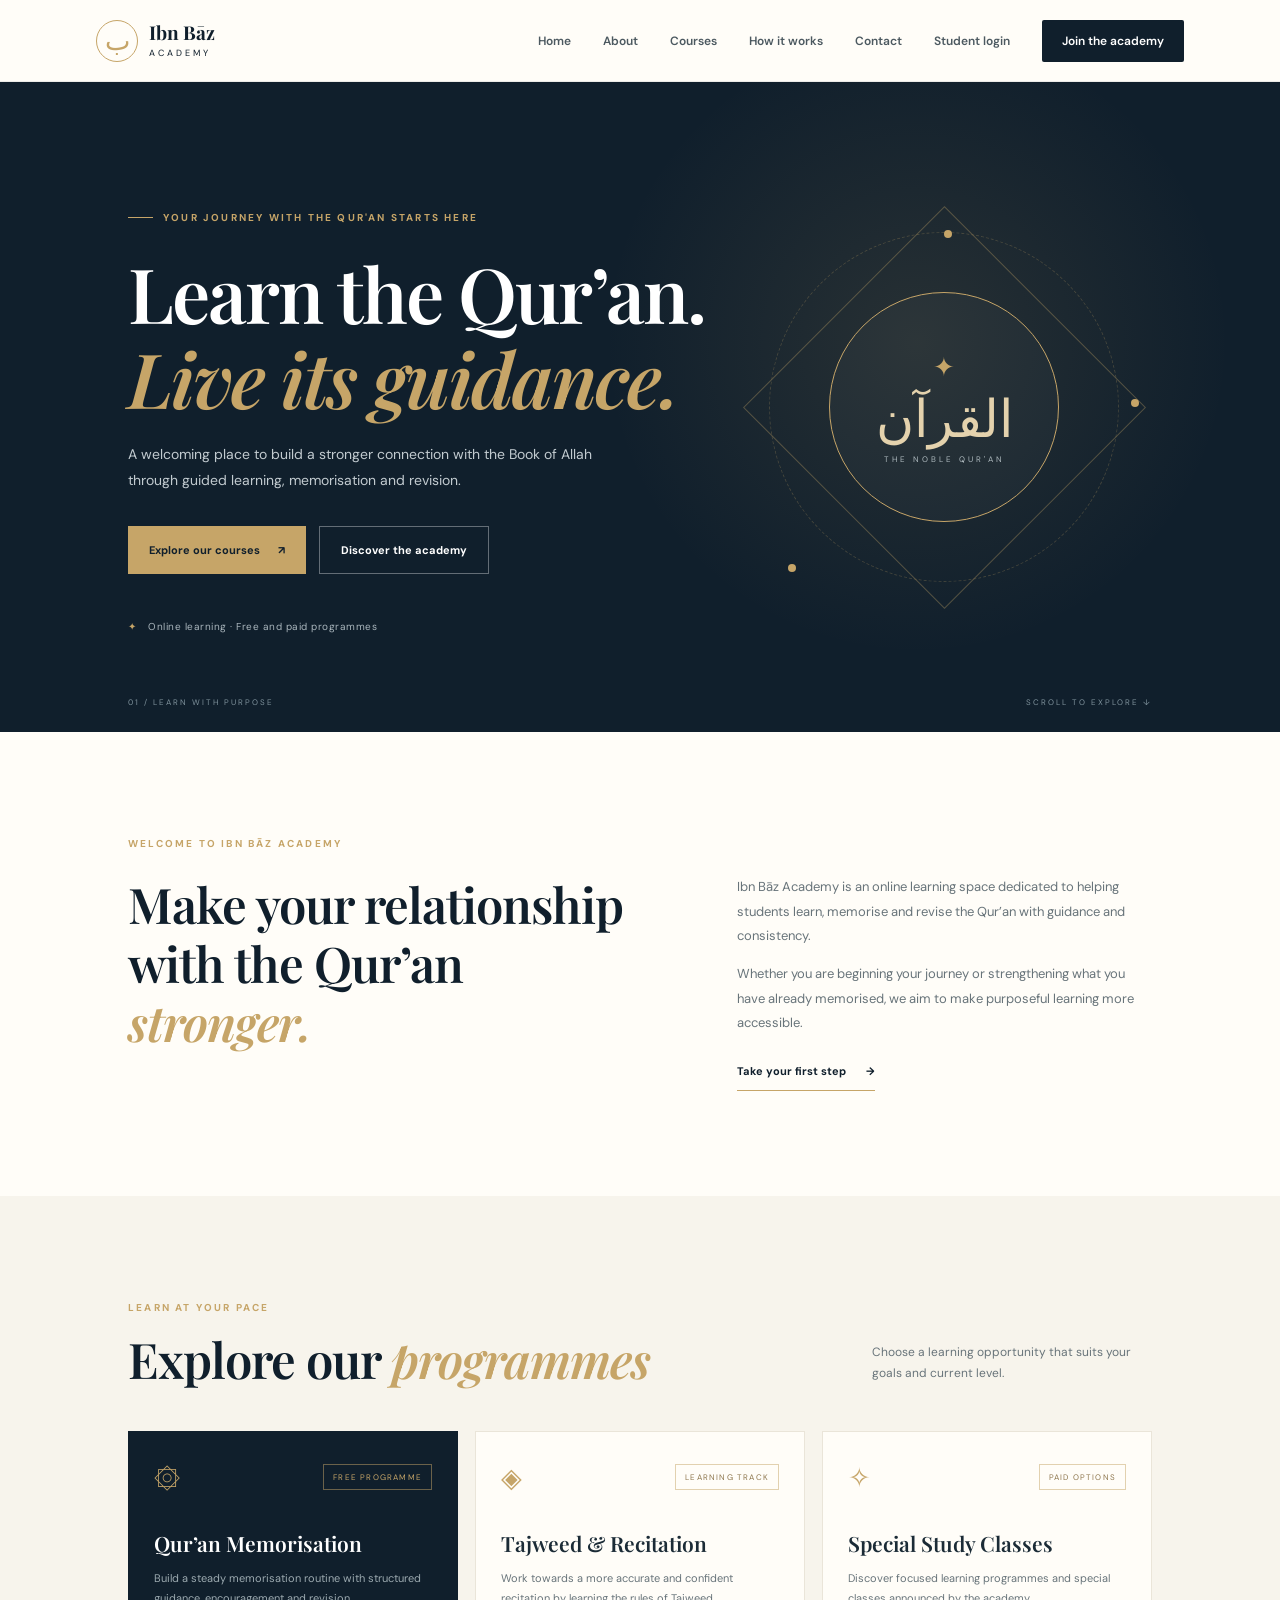
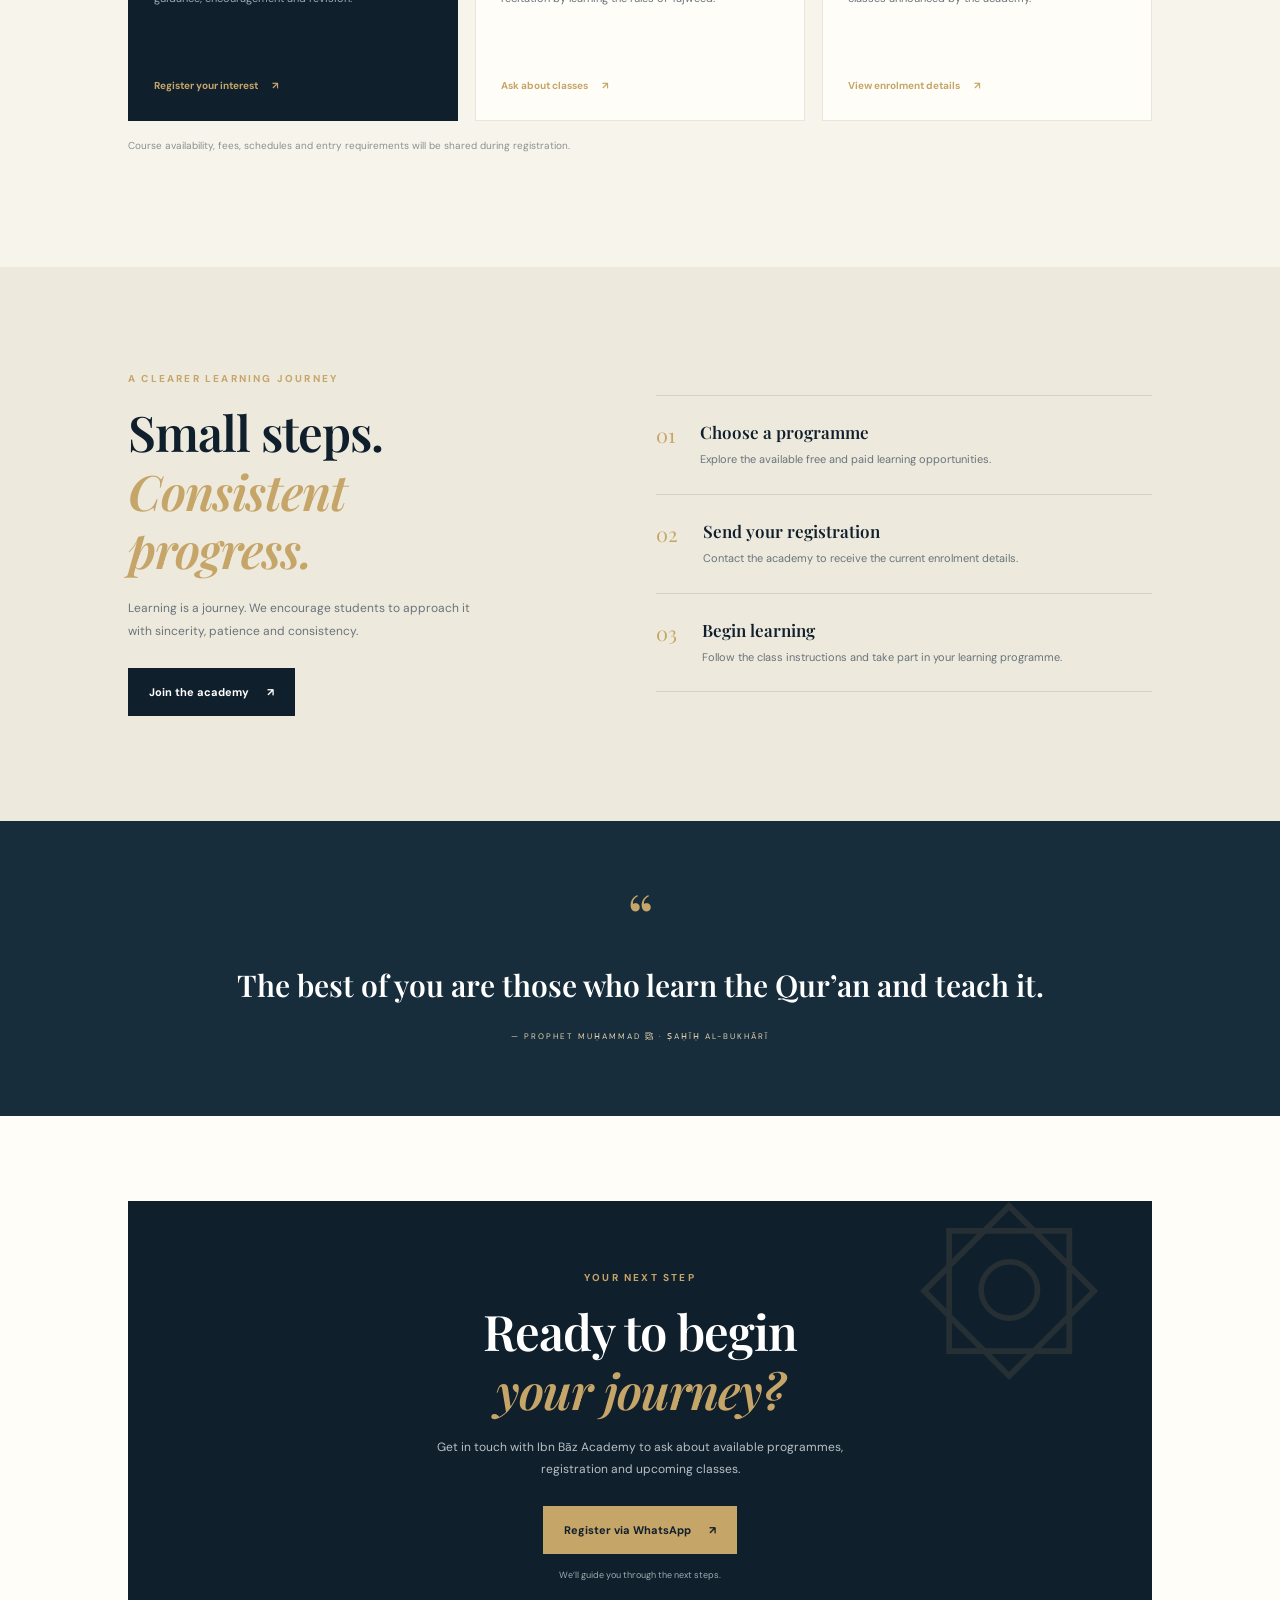
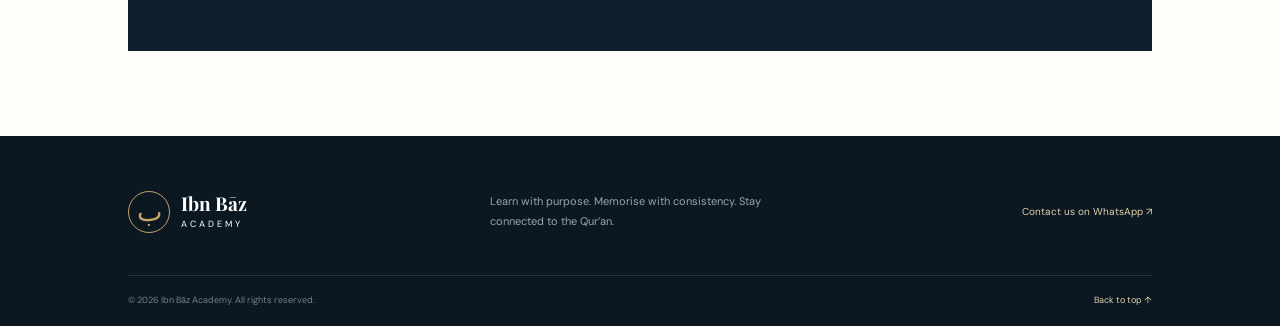
<file: index.html>
<!DOCTYPE html>
<html lang="en">
<head>
  <meta charset="UTF-8">
  <meta name="viewport" content="width=device-width, initial-scale=1.0">
  <meta name="description" content="Learn, memorise and revise the Qur'an with Ibn Bāz Academy. Explore free and paid online learning programmes.">
  <title>Ibn Bāz Academy | Learn the Qur'an</title>
  <link rel="preconnect" href="https://fonts.googleapis.com">
  <link rel="preconnect" href="https://fonts.gstatic.com" crossorigin>
  <link href="https://fonts.googleapis.com/css2?family=DM+Sans:wght@400;500;600;700&family=Playfair+Display:wght@600;700&display=swap" rel="stylesheet">
  <link rel="stylesheet" href="styles.css">
</head>
<body>
  <header class="site-header">
    <a class="brand" href="#home" aria-label="Ibn Bāz Academy home">
      <span class="brand-mark">ب</span>
      <span><strong>Ibn Bāz</strong><small>ACADEMY</small></span>
    </a>
    <button class="menu-toggle" id="menuToggle" aria-label="Open navigation" aria-expanded="false">☰</button>
    <nav class="main-nav" id="mainNav">
      <a href="#home">Home</a>
      <a href="#about">About</a>
      <a href="#courses">Courses</a>
      <a href="#how">How it works</a>
      <a href="#contact">Contact</a>
      <a href="auth.html">Student login</a>
      <a class="nav-cta" href="auth.html">Join the academy</a>
    </nav>
  </header>

  <main>
    <section class="hero" id="home">
      <div class="hero-glow"></div>
      <div class="hero-content">
        <p class="eyebrow"><span></span> YOUR JOURNEY WITH THE QUR'AN STARTS HERE</p>
        <h1>Learn the Qur’an.<br><em>Live its guidance.</em></h1>
        <p class="hero-copy">A welcoming place to build a stronger connection with the Book of Allah through guided learning, memorisation and revision.</p>
        <div class="hero-actions">
          <a class="button button-gold" href="#courses">Explore our courses <span>↗</span></a>
          <a class="button button-outline" href="#about">Discover the academy</a>
        </div>
        <div class="hero-note"><span class="note-icon">✦</span> Online learning · Free and paid programmes</div>
      </div>
      <div class="hero-art" aria-label="Decorative Islamic geometric artwork">
        <div class="art-ring ring-one"></div><div class="art-ring ring-two"></div>
        <div class="art-center"><span class="art-star">✦</span><span class="art-arabic">القرآن</span><small>THE NOBLE QUR'AN</small></div>
        <span class="art-dot dot-one"></span><span class="art-dot dot-two"></span><span class="art-dot dot-three"></span>
      </div>
      <div class="hero-bottom"><span>01 / LEARN WITH PURPOSE</span><span>SCROLL TO EXPLORE ↓</span></div>
    </section>

    <section class="intro section" id="about">
      <div class="section-kicker">WELCOME TO IBN BĀZ ACADEMY</div>
      <div class="intro-grid">
        <h2>Make your relationship<br>with the Qur’an <em>stronger.</em></h2>
        <div class="intro-text">
          <p>Ibn Bāz Academy is an online learning space dedicated to helping students learn, memorise and revise the Qur’an with guidance and consistency.</p>
          <p>Whether you are beginning your journey or strengthening what you have already memorised, we aim to make purposeful learning more accessible.</p>
          <a class="text-link" href="#register">Take your first step <span>→</span></a>
        </div>
      </div>
    </section>

    <section class="courses section" id="courses">
      <div class="section-heading">
        <div><div class="section-kicker">LEARN AT YOUR PACE</div><h2>Explore our <em>programmes</em></h2></div>
        <p>Choose a learning opportunity that suits your goals and current level.</p>
      </div>
      <div class="course-grid">
        <article class="course-card featured">
          <div class="course-top"><span class="course-icon">۞</span><span class="tag">FREE PROGRAMME</span></div>
          <h3>Qur’an Memorisation</h3>
          <p>Build a steady memorisation routine with structured guidance, encouragement and revision.</p>
          <a href="#register" class="course-link">Register your interest <span>↗</span></a>
        </article>
        <article class="course-card">
          <div class="course-top"><span class="course-icon">◈</span><span class="tag tag-light">LEARNING TRACK</span></div>
          <h3>Tajweed & Recitation</h3>
          <p>Work towards a more accurate and confident recitation by learning the rules of Tajweed.</p>
          <a href="#register" class="course-link">Ask about classes <span>↗</span></a>
        </article>
        <article class="course-card">
          <div class="course-top"><span class="course-icon">✧</span><span class="tag tag-light">PAID OPTIONS</span></div>
          <h3>Special Study Classes</h3>
          <p>Discover focused learning programmes and special classes announced by the academy.</p>
          <a href="#register" class="course-link">View enrolment details <span>↗</span></a>
        </article>
      </div>
      <p class="fine-print">Course availability, fees, schedules and entry requirements will be shared during registration.</p>
    </section>

    <section class="purpose section" id="how">
      <div class="purpose-copy">
        <div class="section-kicker">A CLEARER LEARNING JOURNEY</div>
        <h2>Small steps.<br><em>Consistent progress.</em></h2>
        <p>Learning is a journey. We encourage students to approach it with sincerity, patience and consistency.</p>
        <a class="button button-dark" href="#register">Join the academy <span>↗</span></a>
      </div>
      <div class="steps">
        <div class="step"><span>01</span><div><h3>Choose a programme</h3><p>Explore the available free and paid learning opportunities.</p></div></div>
        <div class="step"><span>02</span><div><h3>Send your registration</h3><p>Contact the academy to receive the current enrolment details.</p></div></div>
        <div class="step"><span>03</span><div><h3>Begin learning</h3><p>Follow the class instructions and take part in your learning programme.</p></div></div>
      </div>
    </section>

    <section class="quote-band">
      <span class="quote-mark">“</span>
      <p>The best of you are those who learn the Qur’an and teach it.</p>
      <small>— PROPHET MUḤAMMAD ﷺ · ṢAḤĪḤ AL-BUKHĀRĪ</small>
    </section>

    <section class="register section" id="register">
      <div class="register-panel">
        <div class="register-decoration">۞</div>
        <div class="section-kicker">YOUR NEXT STEP</div>
        <h2>Ready to begin<br><em>your journey?</em></h2>
        <p>Get in touch with Ibn Bāz Academy to ask about available programmes, registration and upcoming classes.</p>
        <a class="button button-gold" href="https://wa.me/2348122396471" target="_blank" rel="noopener">Register via WhatsApp <span>↗</span></a>
        <small class="register-caption">We’ll guide you through the next steps.</small>
      </div>
    </section>
  </main>

  <footer id="contact">
    <div class="footer-main">
      <a class="brand footer-brand" href="#home"><span class="brand-mark">ب</span><span><strong>Ibn Bāz</strong><small>ACADEMY</small></span></a>
      <p>Learn with purpose. Memorise with consistency. Stay connected to the Qur’an.</p>
      <a class="footer-contact" href="https://wa.me/2348122396471" target="_blank" rel="noopener">Contact us on WhatsApp ↗</a>
    </div>
    <div class="footer-bottom"><span>© <span id="year"></span> Ibn Bāz Academy. All rights reserved.</span><a href="#home">Back to top ↑</a></div>
  </footer>
  <script src="script.js"></script>
</body>
</html>
</file>
<file: styles.css>
:root {
  --navy: #101f2c; --navy-2: #172d3c; --cream: #f7f4ec; --paper: #fffdf8;
  --gold: #c6a568; --gold-light: #e4d2ad; --ink: #1b2b36; --muted: #68747a;
  --serif: "Playfair Display", Georgia, serif; --sans: "DM Sans", Arial, sans-serif;
}
* { box-sizing: border-box; }
html { scroll-behavior: smooth; }
body { margin: 0; background: var(--cream); color: var(--ink); font-family: var(--sans); }
a { color: inherit; text-decoration: none; }
.site-header { height: 82px; padding: 0 7.5%; display: flex; align-items: center; justify-content: space-between; background: var(--paper); position: sticky; top: 0; z-index: 20; border-bottom: 1px solid rgba(16,31,44,.08); }
.brand { display: inline-flex; align-items: center; gap: 11px; color: var(--navy); }
.brand-mark { width: 42px; height: 42px; display: grid; place-items: center; border: 1px solid var(--gold); color: var(--gold); font-family: serif; font-size: 27px; border-radius: 50%; }
.brand strong { display: block; font-family: var(--serif); font-size: 19px; line-height: 1.1; }
.brand small { display: block; font-size: 9px; letter-spacing: 3px; margin-top: 4px; }
.main-nav { display: flex; align-items: center; gap: 32px; font-size: 12px; font-weight: 600; }
.main-nav a:not(.nav-cta) { color: #4c5960; transition: color .2s; }
.main-nav a:hover { color: var(--gold); }
.nav-cta { background: var(--navy); color: white; padding: 13px 20px; border-radius: 2px; }
.menu-toggle { display: none; border: 0; background: none; color: var(--navy); font-size: 25px; }
.hero { min-height: 650px; background: var(--navy); color: white; padding: 100px 10% 70px; position: relative; overflow: hidden; display: flex; align-items: center; }
.hero-glow { position: absolute; width: 650px; height: 650px; border-radius: 50%; background: radial-gradient(circle, rgba(198,165,104,.13), transparent 68%); right: 3%; top: -10%; }
.hero-content { position: relative; z-index: 2; max-width: 610px; }
.eyebrow,.section-kicker { font-size: 10px; font-weight: 700; letter-spacing: 2.2px; color: var(--gold); }
.eyebrow { display: flex; align-items: center; gap: 10px; }
.eyebrow span { width: 25px; height: 1px; background: var(--gold); }
h1,h2,h3,p { margin-top: 0; }
.hero h1 { font: 600 clamp(48px,6vw,76px)/1.12 var(--serif); letter-spacing: -2px; margin: 26px 0 20px; }
h1 em,h2 em { color: var(--gold); font-weight: 600; }
.hero-copy { max-width: 480px; color: #c2cbd0; font-size: 14px; line-height: 1.9; }
.hero-actions { display: flex; flex-wrap: wrap; gap: 13px; margin-top: 32px; }
.button { min-height: 48px; padding: 0 21px; display: inline-flex; align-items: center; justify-content: center; gap: 18px; font-size: 11px; font-weight: 700; transition: transform .2s, background .2s; }
.button:hover { transform: translateY(-2px); }
.button-gold { background: var(--gold); color: var(--navy); }
.button-outline { border: 1px solid rgba(255,255,255,.35); color: white; }
.button-dark { background: var(--navy); color: white; }
.hero-note { margin-top: 46px; font-size: 10px; color: #aab6bd; letter-spacing: .5px; }
.note-icon { color: var(--gold); margin-right: 8px; }
.hero-art { position: absolute; width: 390px; height: 390px; right: 11%; top: 50%; transform: translateY(-50%); display: grid; place-items: center; }
.art-ring { position: absolute; border: 1px solid rgba(198,165,104,.35); transform: rotate(45deg); }
.ring-one { width: 285px; height: 285px; }
.ring-two { width: 350px; height: 350px; border-radius: 50%; border-style: dashed; opacity: .7; }
.art-center { width: 230px; height: 230px; border: 1px solid var(--gold); border-radius: 50%; display: flex; flex-direction: column; align-items: center; justify-content: center; background: rgba(255,255,255,.025); }
.art-star { color: var(--gold); font-size: 26px; }
.art-arabic { font-family: serif; color: var(--gold-light); font-size: 52px; margin: 5px 0; }
.art-center small { letter-spacing: 3px; font-size: 8px; color: #aeb9be; }
.art-dot { position: absolute; width: 8px; height: 8px; background: var(--gold); border-radius: 50%; }
.dot-one { top: 18px; left: 50%; }.dot-two { bottom: 30px; left: 10%; }.dot-three { right: 0; top: 48%; }
.hero-bottom { position: absolute; bottom: 25px; left: 10%; right: 10%; display: flex; justify-content: space-between; color: #7f929c; font-size: 8px; letter-spacing: 2px; }
.section { padding: 105px 10%; }
.intro { background: var(--paper); }
.intro-grid { display: grid; grid-template-columns: 1.1fr .9fr; gap: 10%; margin-top: 25px; align-items: start; }
h2 { font: 600 clamp(34px,4vw,49px)/1.2 var(--serif); color: var(--navy); letter-spacing: -1px; margin: 0; }
.intro-text { color: var(--muted); font-size: 13px; line-height: 1.9; max-width: 470px; }
.text-link { display: inline-flex; gap: 20px; align-items: center; margin-top: 12px; color: var(--navy); font-size: 11px; font-weight: 700; border-bottom: 1px solid var(--gold); padding-bottom: 8px; }
.courses { background: var(--cream); }
.section-heading { display: flex; justify-content: space-between; align-items: end; gap: 30px; margin-bottom: 42px; }
.section-heading h2 { margin-top: 16px; }
.section-heading > p { max-width: 280px; color: var(--muted); font-size: 12px; line-height: 1.8; margin-bottom: 4px; }
.course-grid { display: grid; grid-template-columns: repeat(3,1fr); gap: 17px; }
.course-card { min-height: 290px; padding: 28px 25px; background: var(--paper); border: 1px solid #eae5d9; display: flex; flex-direction: column; align-items: flex-start; }
.course-card.featured { background: var(--navy); color: white; border-color: var(--navy); }
.course-top { display: flex; width: 100%; justify-content: space-between; align-items: center; margin-bottom: 34px; }
.course-icon { font-size: 27px; color: var(--gold); }
.tag { font-size: 8px; letter-spacing: 1.2px; color: var(--gold); border: 1px solid rgba(198,165,104,.5); padding: 7px 9px; }
.tag-light { color: #8e774e; }
.course-card h3 { font: 600 21px var(--serif); margin-bottom: 12px; }
.course-card p { color: #9caab0; font-size: 11px; line-height: 1.8; }
.course-card:not(.featured) p { color: var(--muted); }
.course-link { margin-top: auto; padding-top: 17px; font-size: 10px; font-weight: 700; color: var(--gold); }
.course-link span { margin-left: 12px; }
.fine-print { color: #8b918f; font-size: 10px; margin-top: 18px; }
.purpose { background: #eee9dd; display: grid; grid-template-columns: .9fr 1.1fr; gap: 12%; align-items: center; }
.purpose h2 { margin: 18px 0; }
.purpose-copy > p { color: var(--muted); font-size: 12px; line-height: 1.9; max-width: 350px; margin-bottom: 25px; }
.steps { border-top: 1px solid #d8d0c1; }
.step { display: flex; gap: 25px; padding: 25px 0; border-bottom: 1px solid #d8d0c1; }
.step > span { color: var(--gold); font: 20px var(--serif); }
.step h3 { color: var(--navy); font: 600 17px var(--serif); margin-bottom: 7px; }
.step p { color: var(--muted); font-size: 11px; margin: 0; line-height: 1.7; }
.quote-band { background: var(--navy-2); color: white; text-align: center; padding: 72px 20px; }
.quote-mark { color: var(--gold); font: 65px var(--serif); line-height: .7; }
.quote-band p { font: 600 clamp(21px,3vw,30px) var(--serif); margin: 18px auto; }
.quote-band small { color: var(--gold-light); font-size: 8px; letter-spacing: 2px; }
.register { background: var(--paper); padding-top: 85px; padding-bottom: 85px; }
.register-panel { background: var(--navy); color: white; text-align: center; padding: 70px 20px; position: relative; overflow: hidden; }
.register-panel h2 { color: white; margin: 18px 0; }
.register-panel > p { color: #b7c1c6; font-size: 12px; line-height: 1.8; max-width: 430px; margin: 0 auto 25px; }
.register-decoration { position: absolute; right: 5%; top: -35px; color: rgba(198,165,104,.12); font-size: 190px; }
.register-caption { display: block; color: #9eabb1; font-size: 9px; margin-top: 15px; }
footer { background: #0b1822; color: white; padding: 55px 10% 20px; }
.footer-main { display: flex; align-items: center; justify-content: space-between; gap: 30px; padding-bottom: 42px; }
.footer-brand { color: white; flex-shrink: 0; }
.footer-main > p { max-width: 290px; color: #98a6ad; font-size: 11px; line-height: 1.8; margin: 0; }
.footer-contact { color: var(--gold-light); font-size: 10px; }
.footer-bottom { border-top: 1px solid rgba(255,255,255,.12); padding-top: 18px; display: flex; justify-content: space-between; color: #71818a; font-size: 9px; }
.footer-bottom a { color: var(--gold-light); }
@media (max-width: 900px) {
  .hero-art { right: -80px; opacity: .35; }.hero-content { max-width: 620px; }
  .course-grid { grid-template-columns: 1fr 1fr; }.course-card:last-child { grid-column: span 2; min-height: 230px; }
}
@media (max-width: 650px) {
  .site-header { height: 70px; padding: 0 6%; }.menu-toggle { display: block; }
  .main-nav { display: none; position: absolute; top: 70px; left: 0; right: 0; background: var(--paper); padding: 20px 6% 25px; flex-direction: column; align-items: stretch; gap: 18px; box-shadow: 0 12px 18px rgba(0,0,0,.08); }
  .main-nav.open { display: flex; }.nav-cta { text-align: center; }
  .hero { min-height: 650px; padding: 90px 7% 80px; }.hero-art { width: 300px; height: 300px; right: -110px; top: 60%; opacity: .22; }
  .ring-one { width: 220px; height: 220px; }.ring-two { width: 270px; height: 270px; }.art-center { width: 175px; height: 175px; }.art-arabic { font-size: 40px; }
  .hero-bottom { left: 7%; right: 7%; font-size: 7px; }.section { padding: 75px 7%; }
  .intro-grid,.purpose { grid-template-columns: 1fr; gap: 28px; }.section-heading { display: block; }.section-heading > p { margin-top: 18px; }
  .course-grid { grid-template-columns: 1fr; }.course-card:last-child { grid-column: auto; }.course-card { min-height: 260px; }
  .footer-main { align-items: flex-start; flex-direction: column; }.footer-bottom { gap: 15px; flex-wrap: wrap; }
  .register-panel { padding: 60px 20px; }
}
</file>
